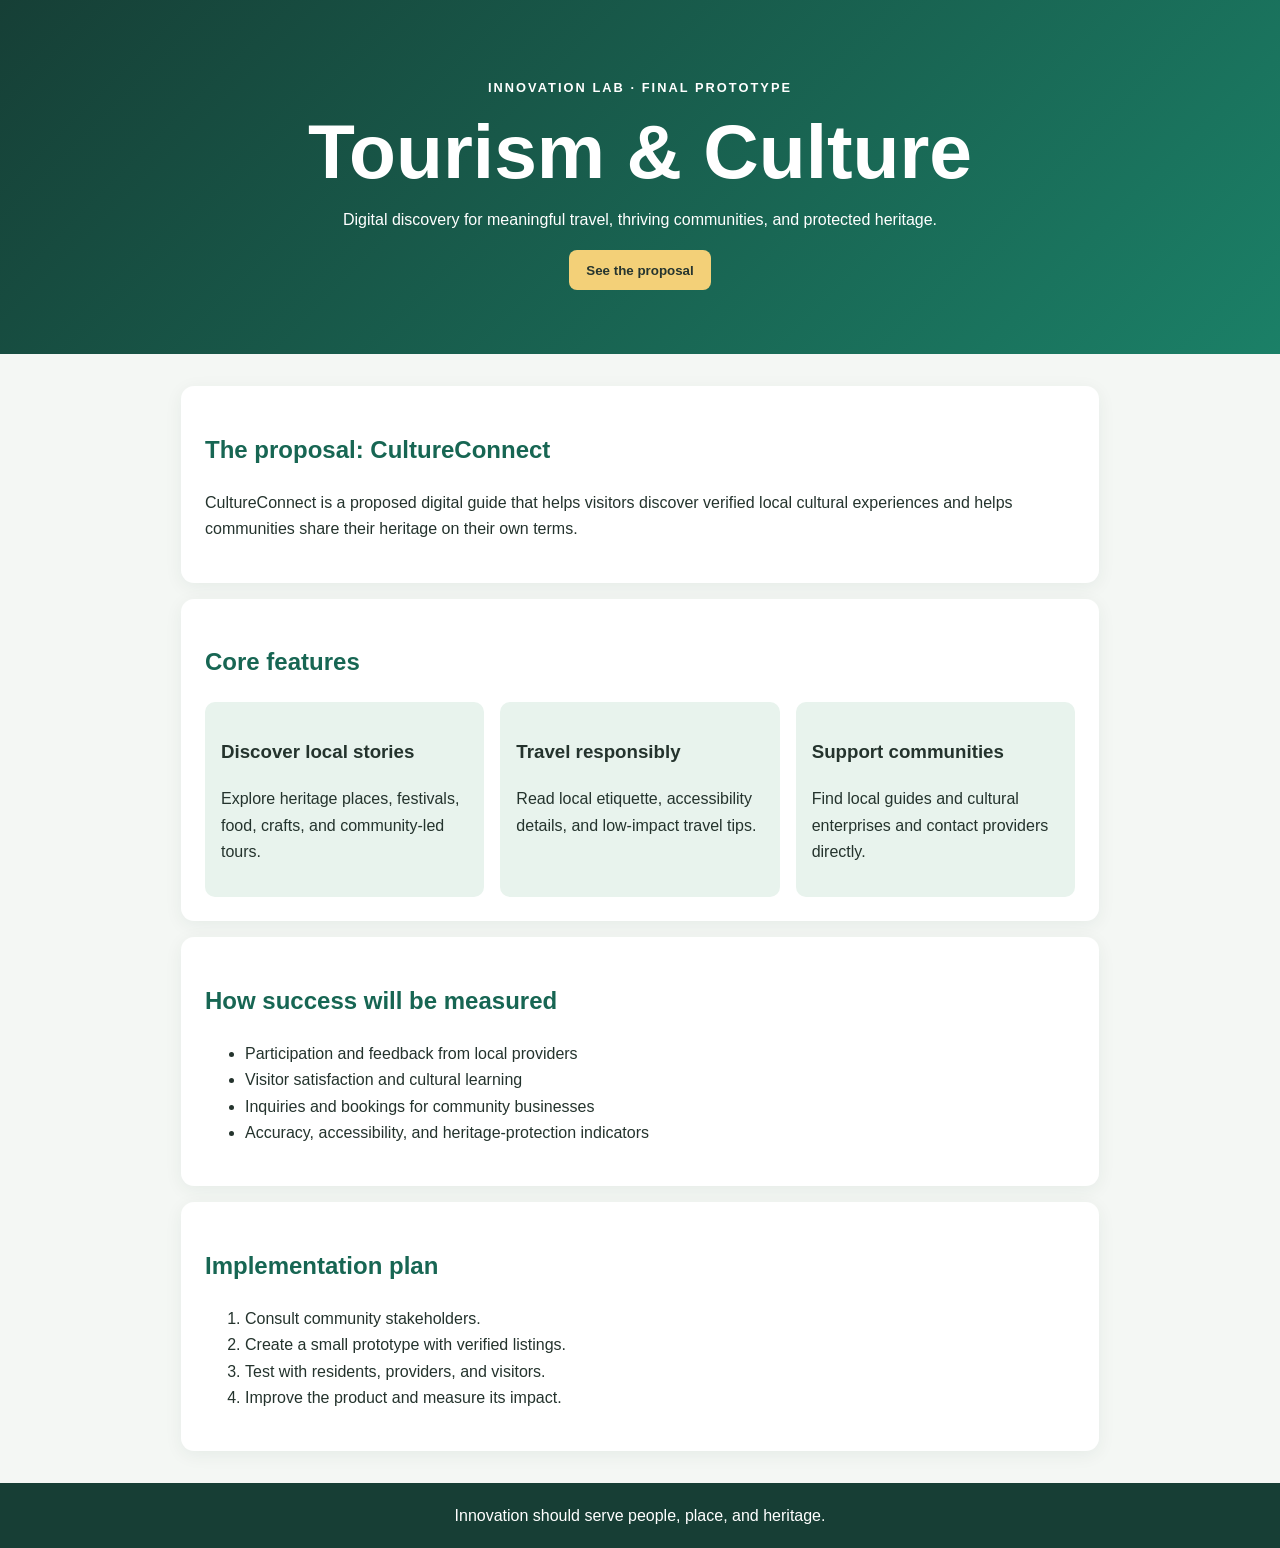
<file: tourism_culture_lab_answers (1)/outputs/index.html>
<!DOCTYPE html>
<html lang="en"><head><meta charset="UTF-8"><meta name="viewport" content="width=device-width, initial-scale=1.0"><title>Tourism and Culture Innovation Lab</title><link rel="stylesheet" href="style.css"></head>
<body><header><p class="eyebrow">INNOVATION LAB · FINAL PROTOTYPE</p><h1>Tourism & Culture</h1><p>Digital discovery for meaningful travel, thriving communities, and protected heritage.</p><button id="learnBtn">See the proposal</button></header>
<main><section id="proposal"><h2>The proposal: CultureConnect</h2><p>CultureConnect is a proposed digital guide that helps visitors discover verified local cultural experiences and helps communities share their heritage on their own terms.</p></section>
<section><h2>Core features</h2><div class="cards"><article><h3>Discover local stories</h3><p>Explore heritage places, festivals, food, crafts, and community-led tours.</p></article><article><h3>Travel responsibly</h3><p>Read local etiquette, accessibility details, and low-impact travel tips.</p></article><article><h3>Support communities</h3><p>Find local guides and cultural enterprises and contact providers directly.</p></article></div></section>
<section><h2>How success will be measured</h2><ul><li>Participation and feedback from local providers</li><li>Visitor satisfaction and cultural learning</li><li>Inquiries and bookings for community businesses</li><li>Accuracy, accessibility, and heritage-protection indicators</li></ul></section>
<section><h2>Implementation plan</h2><ol><li>Consult community stakeholders.</li><li>Create a small prototype with verified listings.</li><li>Test with residents, providers, and visitors.</li><li>Improve the product and measure its impact.</li></ol></section><p id="note" aria-live="polite"></p></main><footer>Innovation should serve people, place, and heritage.</footer><script src="script.js"></script></body></html>
</file>
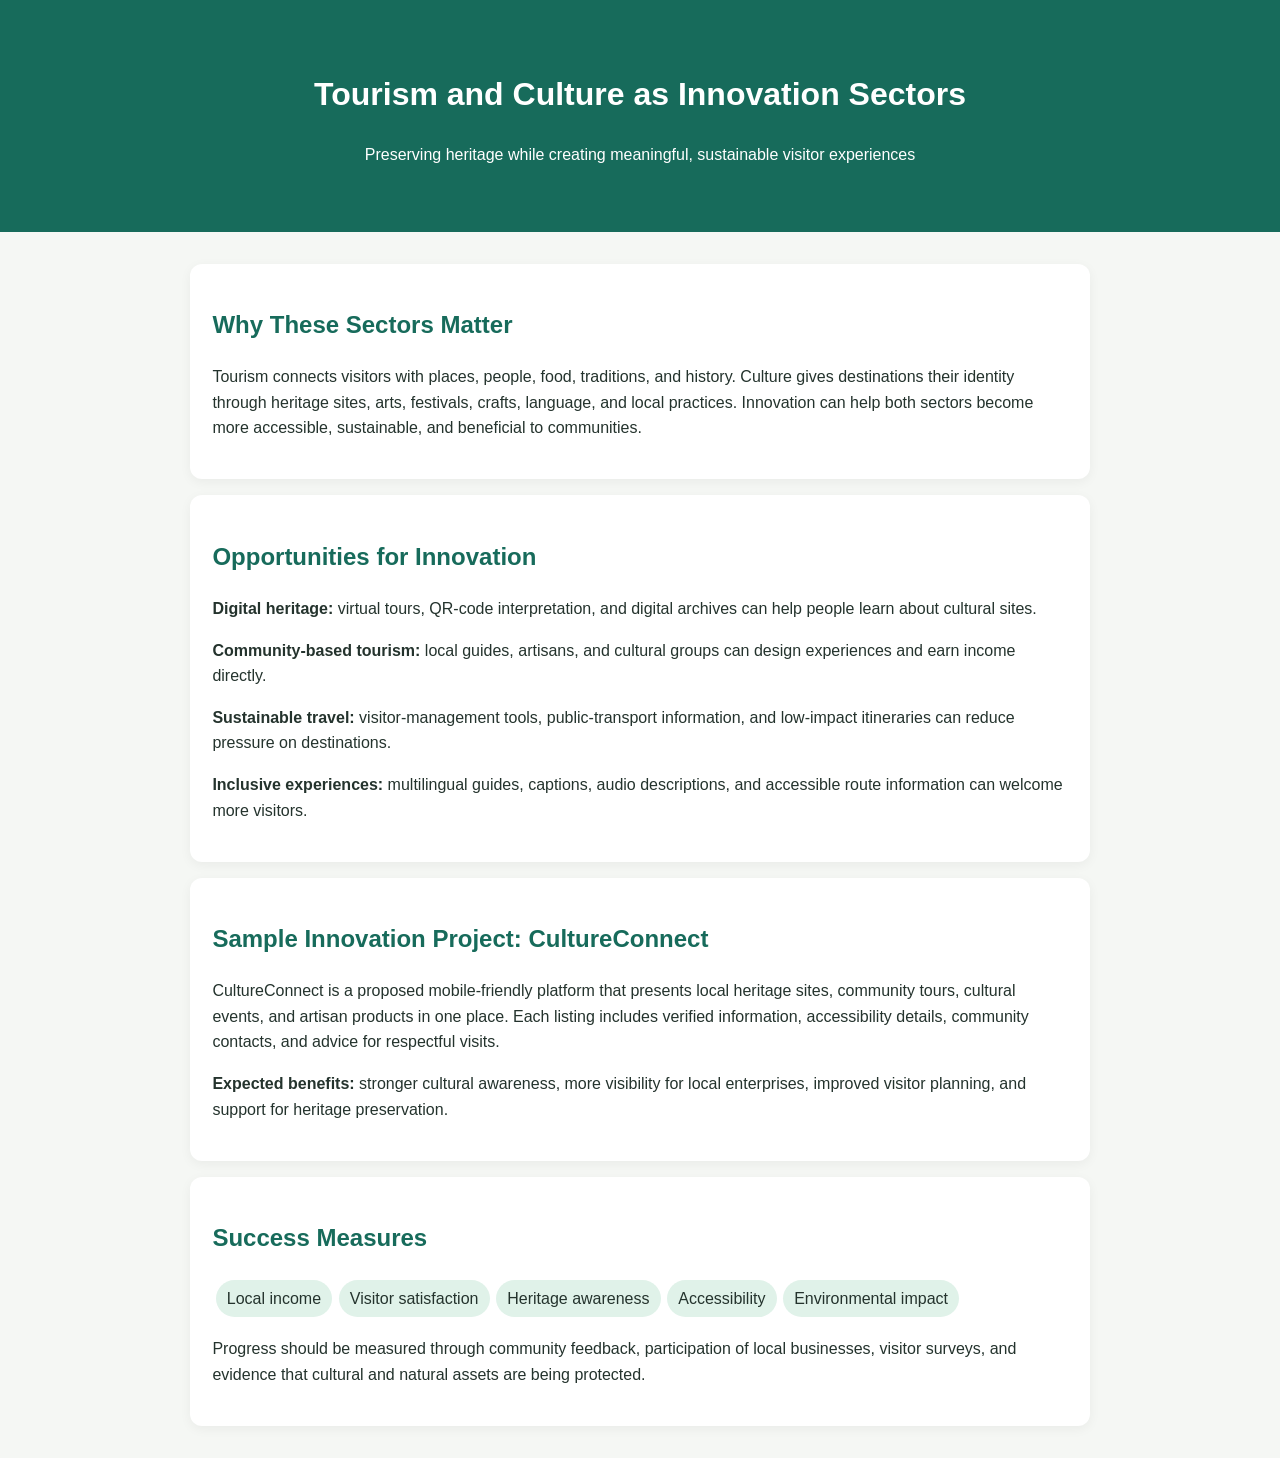
<file: tourism_culture_lab_answers (1)/outputs/task2-zero-shot/index.html>
<!DOCTYPE html>
<html lang="en">
<head>
  <meta charset="UTF-8">
  <meta name="viewport" content="width=device-width, initial-scale=1.0">
  <title>Tourism and Culture as Innovation Sectors</title>
  <style>
    body{font-family:Arial,sans-serif;margin:0;background:#f5f7f4;color:#24332d;line-height:1.6}
    header{background:#176b5b;color:white;text-align:center;padding:3rem 1rem}
    main{max-width:900px;margin:2rem auto;padding:0 1rem}
    section{background:white;padding:1.4rem;margin:1rem 0;border-radius:12px;box-shadow:0 3px 12px #0000000d}
    h2{color:#176b5b} .tag{display:inline-block;background:#e0f2e9;padding:.35rem .7rem;border-radius:20px;margin:.2rem}
  </style>
</head>
<body>
<header><h1>Tourism and Culture as Innovation Sectors</h1><p>Preserving heritage while creating meaningful, sustainable visitor experiences</p></header>
<main>
  <section><h2>Why These Sectors Matter</h2><p>Tourism connects visitors with places, people, food, traditions, and history. Culture gives destinations their identity through heritage sites, arts, festivals, crafts, language, and local practices. Innovation can help both sectors become more accessible, sustainable, and beneficial to communities.</p></section>
  <section><h2>Opportunities for Innovation</h2><p><strong>Digital heritage:</strong> virtual tours, QR-code interpretation, and digital archives can help people learn about cultural sites.</p><p><strong>Community-based tourism:</strong> local guides, artisans, and cultural groups can design experiences and earn income directly.</p><p><strong>Sustainable travel:</strong> visitor-management tools, public-transport information, and low-impact itineraries can reduce pressure on destinations.</p><p><strong>Inclusive experiences:</strong> multilingual guides, captions, audio descriptions, and accessible route information can welcome more visitors.</p></section>
  <section><h2>Sample Innovation Project: CultureConnect</h2><p>CultureConnect is a proposed mobile-friendly platform that presents local heritage sites, community tours, cultural events, and artisan products in one place. Each listing includes verified information, accessibility details, community contacts, and advice for respectful visits.</p><p><strong>Expected benefits:</strong> stronger cultural awareness, more visibility for local enterprises, improved visitor planning, and support for heritage preservation.</p></section>
  <section><h2>Success Measures</h2><span class="tag">Local income</span><span class="tag">Visitor satisfaction</span><span class="tag">Heritage awareness</span><span class="tag">Accessibility</span><span class="tag">Environmental impact</span><p>Progress should be measured through community feedback, participation of local businesses, visitor surveys, and evidence that cultural and natural assets are being protected.</p></section>
</main>
</body>
</html>
</file>
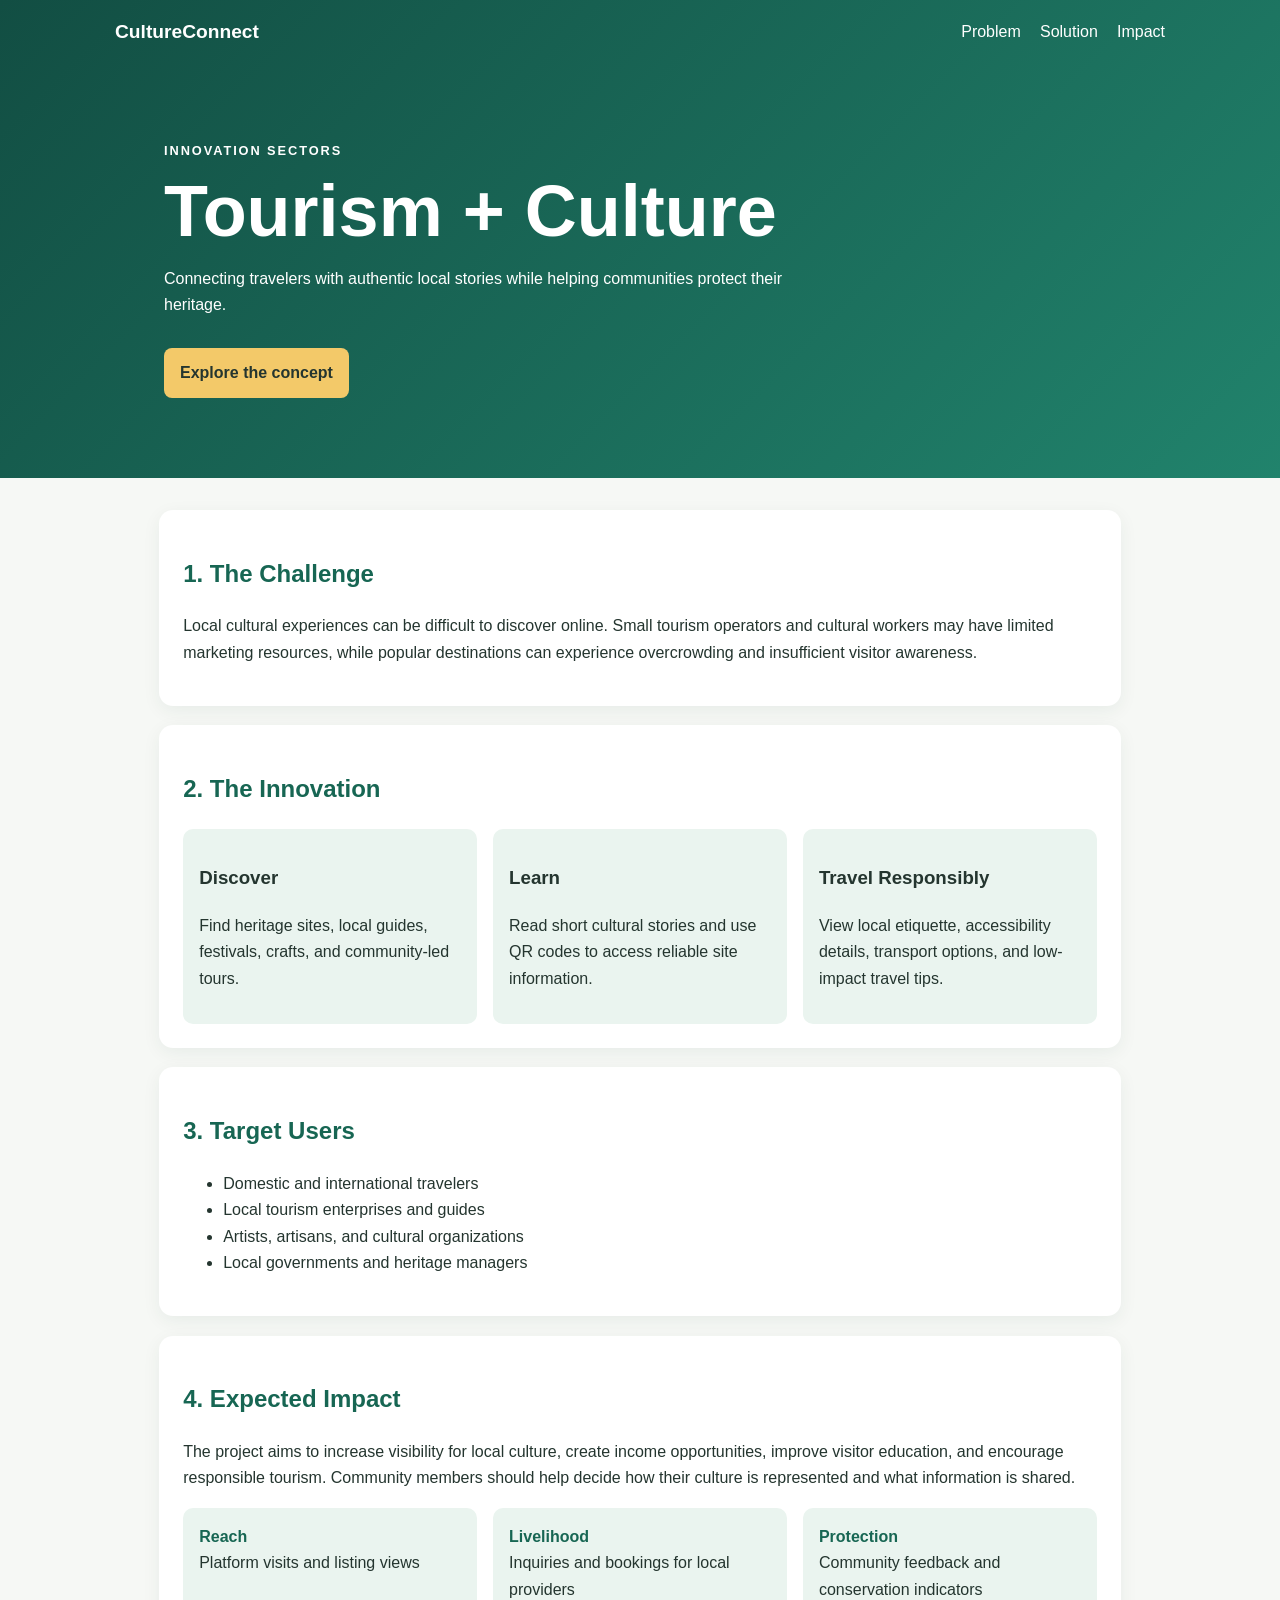
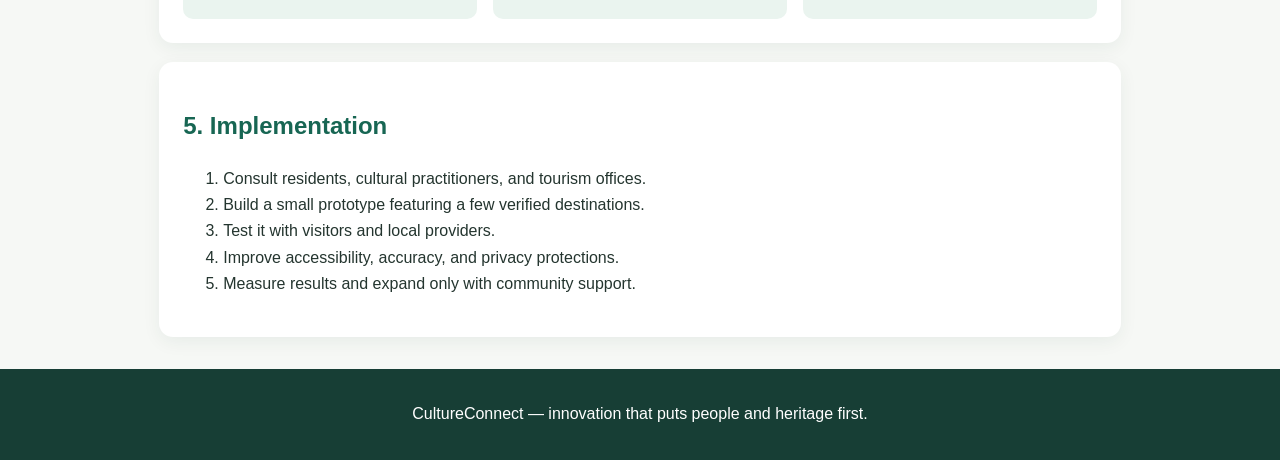
<file: tourism_culture_lab_answers (1)/outputs/task3-structured/index.html>
<!DOCTYPE html>
<html lang="en">
<head><meta charset="UTF-8"><meta name="viewport" content="width=device-width, initial-scale=1.0"><title>CultureConnect | Structured Innovation Plan</title><link rel="stylesheet" href="style.css"></head>
<body>
<header><nav><strong>CultureConnect</strong><a href="#problem">Problem</a><a href="#solution">Solution</a><a href="#impact">Impact</a></nav><div class="hero"><p class="eyebrow">INNOVATION SECTORS</p><h1>Tourism + Culture</h1><p>Connecting travelers with authentic local stories while helping communities protect their heritage.</p><a class="button" href="#solution">Explore the concept</a></div></header>
<main>
<section id="problem"><h2>1. The Challenge</h2><p>Local cultural experiences can be difficult to discover online. Small tourism operators and cultural workers may have limited marketing resources, while popular destinations can experience overcrowding and insufficient visitor awareness.</p></section>
<section id="solution"><h2>2. The Innovation</h2><div class="cards"><article><h3>Discover</h3><p>Find heritage sites, local guides, festivals, crafts, and community-led tours.</p></article><article><h3>Learn</h3><p>Read short cultural stories and use QR codes to access reliable site information.</p></article><article><h3>Travel Responsibly</h3><p>View local etiquette, accessibility details, transport options, and low-impact travel tips.</p></article></div></section>
<section><h2>3. Target Users</h2><ul><li>Domestic and international travelers</li><li>Local tourism enterprises and guides</li><li>Artists, artisans, and cultural organizations</li><li>Local governments and heritage managers</li></ul></section>
<section id="impact"><h2>4. Expected Impact</h2><p>The project aims to increase visibility for local culture, create income opportunities, improve visitor education, and encourage responsible tourism. Community members should help decide how their culture is represented and what information is shared.</p><div class="metrics"><div><strong>Reach</strong><span>Platform visits and listing views</span></div><div><strong>Livelihood</strong><span>Inquiries and bookings for local providers</span></div><div><strong>Protection</strong><span>Community feedback and conservation indicators</span></div></div></section>
<section><h2>5. Implementation</h2><ol><li>Consult residents, cultural practitioners, and tourism offices.</li><li>Build a small prototype featuring a few verified destinations.</li><li>Test it with visitors and local providers.</li><li>Improve accessibility, accuracy, and privacy protections.</li><li>Measure results and expand only with community support.</li></ol></section>
</main><footer><p>CultureConnect — innovation that puts people and heritage first.</p></footer><script src="script.js"></script>
</body></html>
</file>
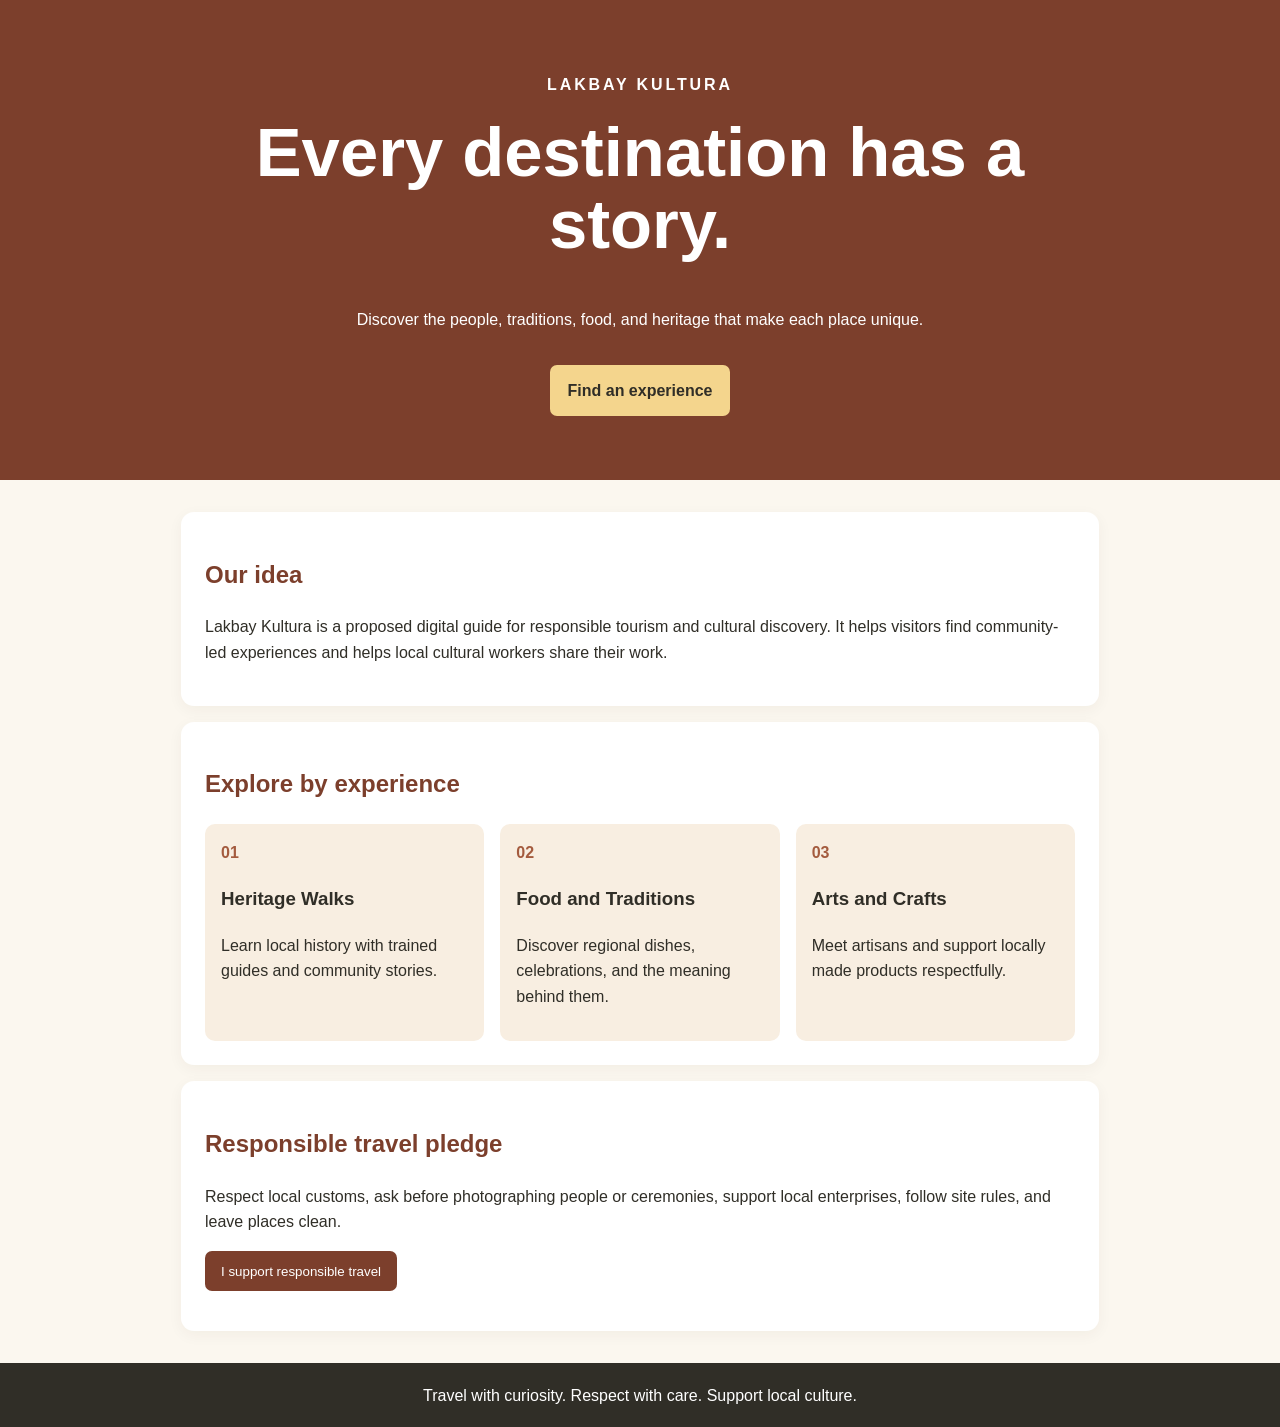
<file: tourism_culture_lab_answers (1)/outputs/task4a-fewshot/index.html>
<!DOCTYPE html>
<html lang="en"><head><meta charset="UTF-8"><meta name="viewport" content="width=device-width, initial-scale=1.0"><title>Lakbay Kultura</title><link rel="stylesheet" href="style.css"></head>
<body><header><p class="brand">LAKBAY KULTURA</p><h1>Every destination has a story.</h1><p>Discover the people, traditions, food, and heritage that make each place unique.</p><a href="#experiences" class="btn">Find an experience</a></header>
<main><section><h2>Our idea</h2><p>Lakbay Kultura is a proposed digital guide for responsible tourism and cultural discovery. It helps visitors find community-led experiences and helps local cultural workers share their work.</p></section>
<section id="experiences"><h2>Explore by experience</h2><div class="grid"><article><span>01</span><h3>Heritage Walks</h3><p>Learn local history with trained guides and community stories.</p></article><article><span>02</span><h3>Food and Traditions</h3><p>Discover regional dishes, celebrations, and the meaning behind them.</p></article><article><span>03</span><h3>Arts and Crafts</h3><p>Meet artisans and support locally made products respectfully.</p></article></div></section>
<section><h2>Responsible travel pledge</h2><p>Respect local customs, ask before photographing people or ceremonies, support local enterprises, follow site rules, and leave places clean.</p><button id="pledge">I support responsible travel</button><p id="message" aria-live="polite"></p></section></main><footer>Travel with curiosity. Respect with care. Support local culture.</footer><script src="script.js"></script></body></html>
</file>
<file: tourism_culture_lab_answers (1)/outputs/style.css>
*{box-sizing:border-box}body{margin:0;background:#f4f7f4;color:#24332d;font-family:Arial,sans-serif;line-height:1.65}header{background:linear-gradient(135deg,#163f36,#1b8067);color:#fff;text-align:center;padding:4rem 1rem}header h1{font-size:clamp(2.5rem,7vw,4.8rem);margin:.4rem 0;line-height:1.05}.eyebrow{letter-spacing:.16em;font-size:.8rem;font-weight:bold}header>p:not(.eyebrow){max-width:650px;margin:1rem auto}button{background:#f3d078;color:#26352f;border:0;padding:.8rem 1.1rem;border-radius:8px;font-weight:bold;cursor:pointer}main{max-width:950px;margin:2rem auto;padding:0 1rem}section{background:white;padding:1.5rem;margin:1rem 0;border-radius:13px;box-shadow:0 4px 18px #163e3010}h2{color:#176653}.cards{display:grid;grid-template-columns:repeat(auto-fit,minmax(190px,1fr));gap:1rem}.cards article{padding:1rem;background:#e8f3ed;border-radius:10px}footer{text-align:center;background:#173e35;color:white;padding:1.2rem}
</file>
<file: tourism_culture_lab_answers (1)/outputs/task3-structured/style.css>
*{box-sizing:border-box}html{scroll-behavior:smooth}body{margin:0;font-family:Arial,sans-serif;color:#24352f;background:#f6f8f5;line-height:1.65}header{background:linear-gradient(135deg,#124e43,#21836c);color:#fff}nav{display:flex;gap:1.2rem;align-items:center;padding:1rem max(5%,calc((100% - 1050px)/2));flex-wrap:wrap}nav strong{margin-right:auto;font-size:1.2rem}nav a{color:#fff;text-decoration:none}.hero{max-width:1000px;margin:auto;padding:4rem 1.5rem 5rem}.eyebrow{letter-spacing:.15em;font-weight:bold;font-size:.8rem}.hero h1{font-size:clamp(2.4rem,6vw,4.5rem);line-height:1.05;margin:.5rem 0}.hero p{max-width:650px}.button{display:inline-block;background:#f3c969;color:#24352f;padding:.75rem 1rem;border-radius:8px;text-decoration:none;font-weight:bold;margin-top:.8rem}main{max-width:1000px;margin:2rem auto;padding:0 1.2rem}section{background:#fff;padding:1.5rem;margin:1.2rem 0;border-radius:14px;box-shadow:0 5px 18px #163e3010}h2{color:#176653}.cards,.metrics{display:grid;grid-template-columns:repeat(auto-fit,minmax(190px,1fr));gap:1rem}.cards article,.metrics div{background:#eaf4ef;padding:1rem;border-radius:10px}.metrics strong,.metrics span{display:block}.metrics strong{color:#176653}footer{text-align:center;background:#173e35;color:#fff;padding:1rem}@media(max-width:550px){nav{gap:.7rem}nav strong{width:100%}.hero{padding-top:2.5rem}}
</file>
<file: tourism_culture_lab_answers (1)/outputs/task4a-fewshot/style.css>
*{box-sizing:border-box}body{margin:0;background:#fbf7ef;color:#302e27;font-family:Arial,sans-serif;line-height:1.6}.brand{font-weight:bold;letter-spacing:.18em}.brand,h1,header>p{max-width:800px;margin-left:auto;margin-right:auto}header{text-align:center;background:#7c3f2c;color:white;padding:3.5rem 1.2rem 4rem}h1{font-size:clamp(2.3rem,6vw,4.3rem);line-height:1.05;margin-top:1.2rem}.btn{display:inline-block;background:#f4d58d;color:#302e27;text-decoration:none;padding:.8rem 1.1rem;border-radius:7px;font-weight:bold;margin-top:1rem}main{max-width:950px;margin:2rem auto;padding:0 1rem}section{padding:1.5rem;background:#fff;border-radius:13px;margin:1rem 0;box-shadow:0 4px 15px #40200c0c}h2{color:#7c3f2c}.grid{display:grid;grid-template-columns:repeat(auto-fit,minmax(190px,1fr));gap:1rem}.grid article{background:#f8eee1;padding:1rem;border-radius:10px}.grid span{font-weight:bold;color:#a45b3e}button{border:0;background:#7c3f2c;color:white;padding:.8rem 1rem;border-radius:7px;cursor:pointer}footer{text-align:center;background:#302e27;color:white;padding:1.2rem}
</file>
